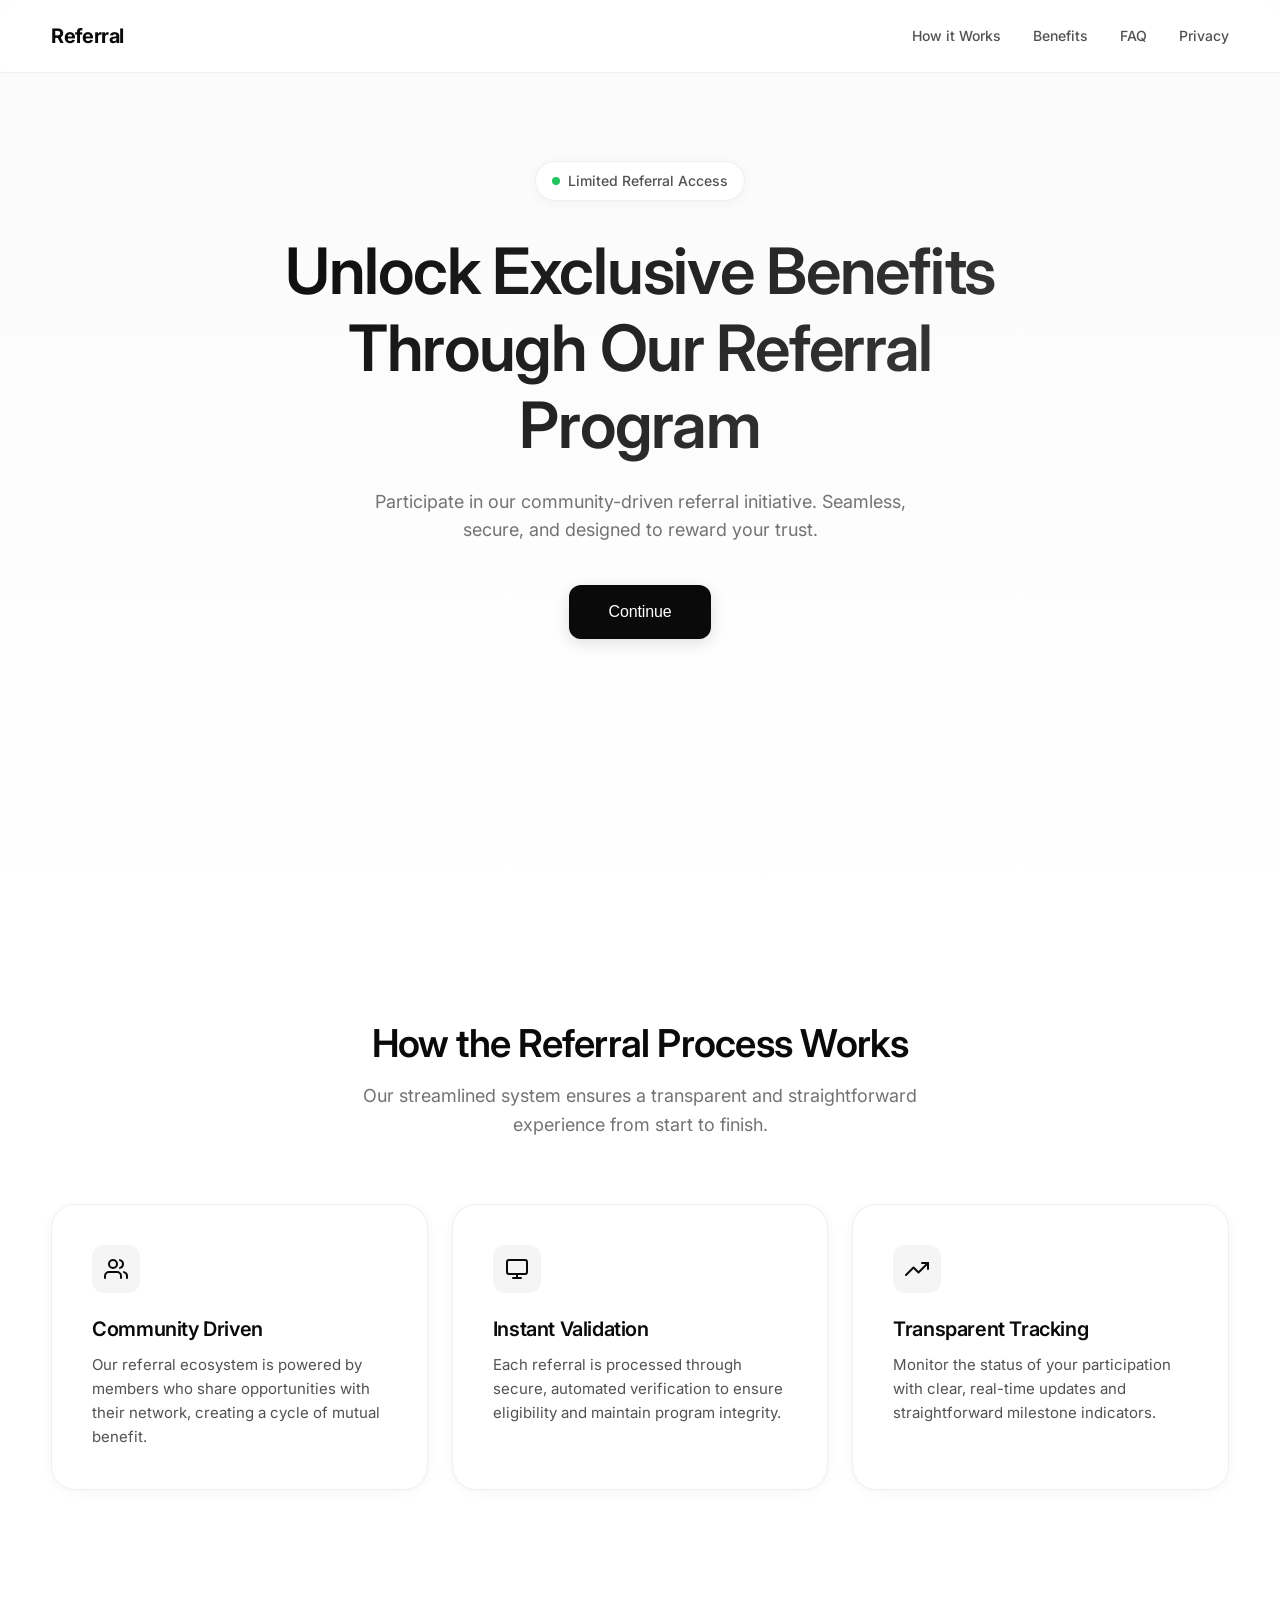
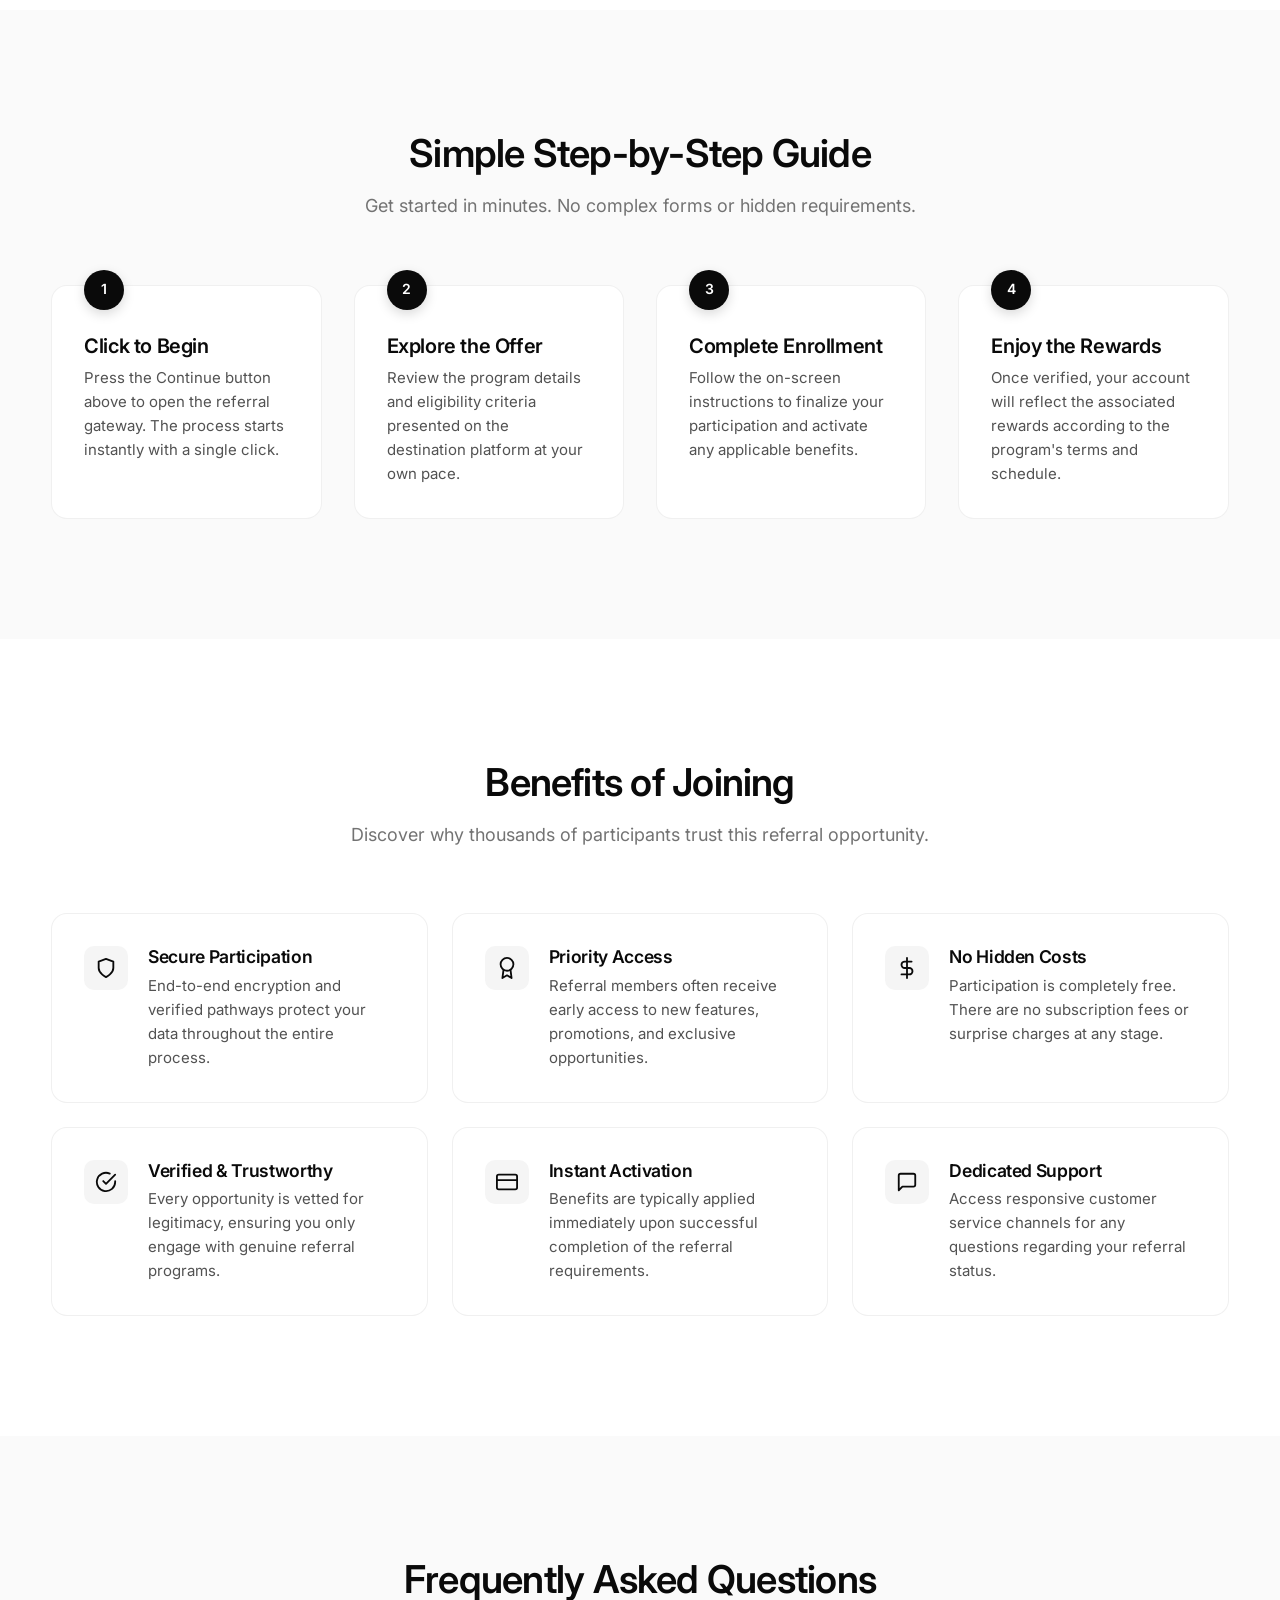
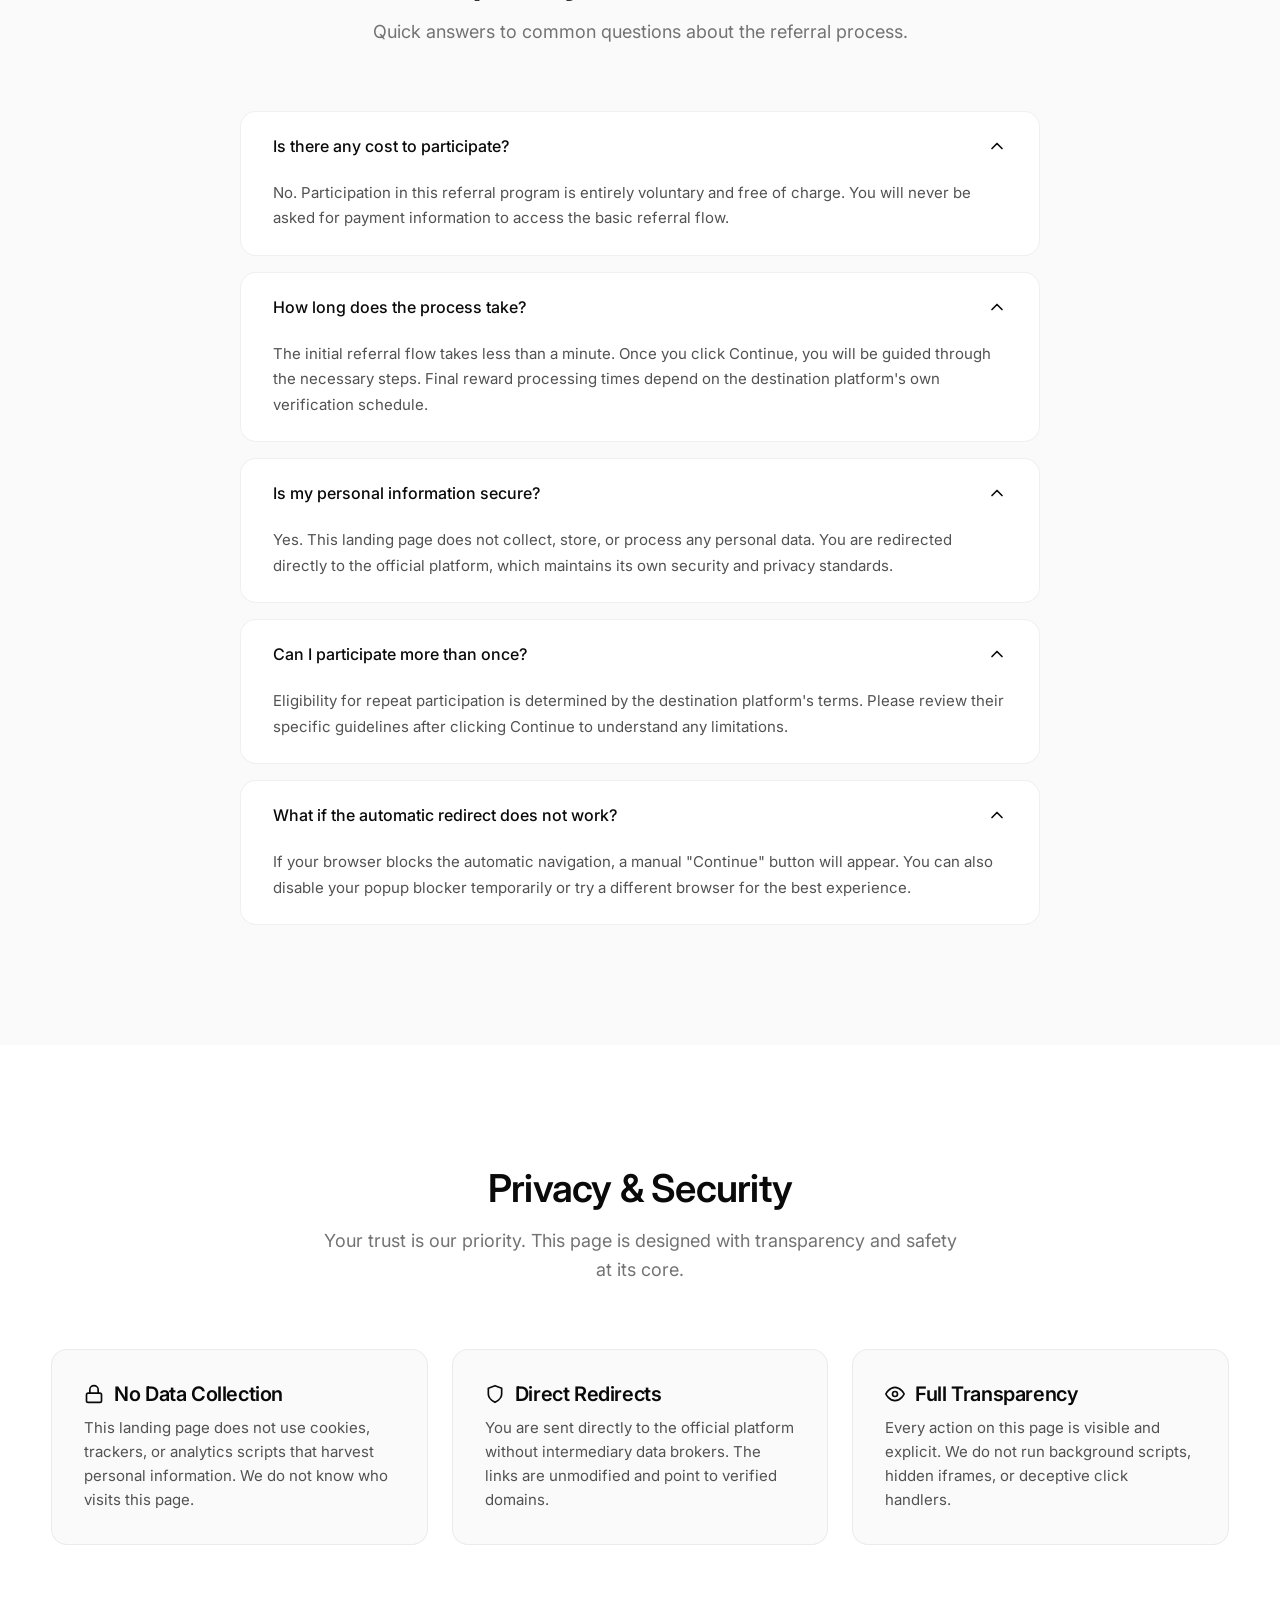
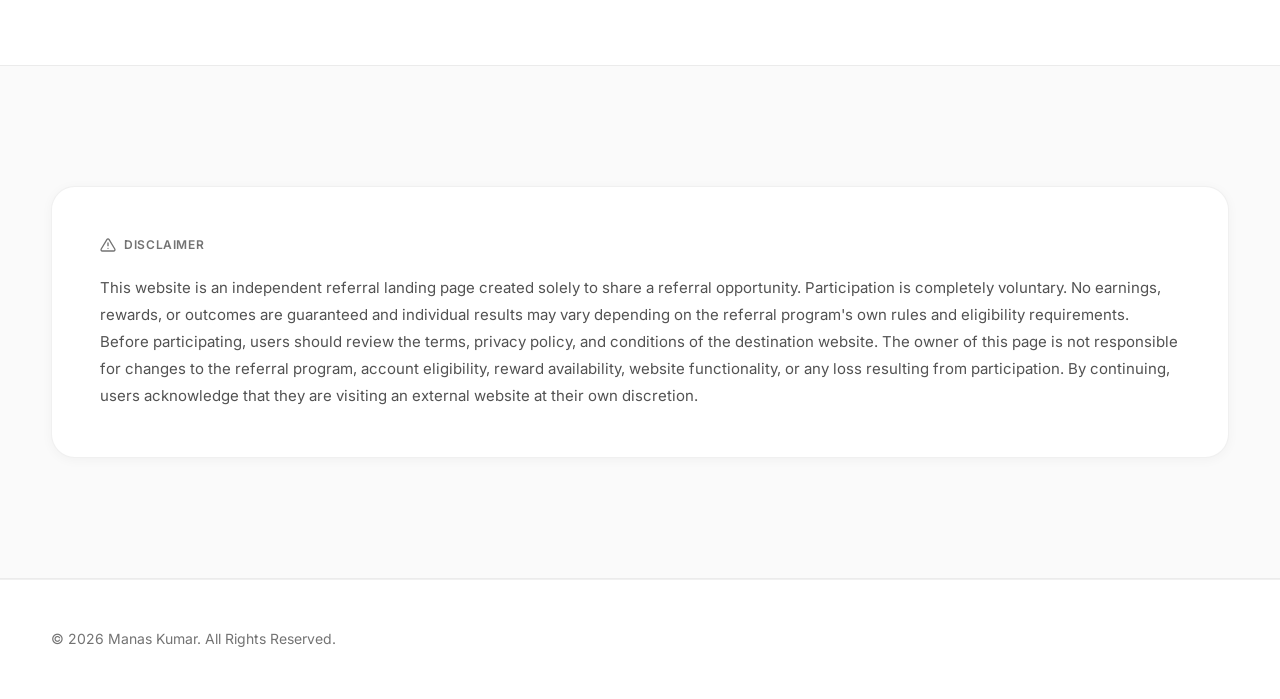
<file: index.html>
<!DOCTYPE html>
<html lang="en">
<head>
    <meta charset="UTF-8">
    <meta name="viewport" content="width=device-width, initial-scale=1.0">
    <meta name="description" content="Exclusive referral opportunity. Join today and unlock premium benefits.">
    <title>Referral Program — Exclusive Access</title>
    <link rel="preconnect" href="https://fonts.googleapis.com">
    <link rel="preconnect" href="https://fonts.gstatic.com" crossorigin>
    <link href="https://fonts.googleapis.com/css2?family=Inter:wght@300;400;500;600;700&display=swap" rel="stylesheet">
    <style>
        :root {
            --color-bg: #ffffff;
            --color-bg-soft: #fafafa;
            --color-bg-muted: #f5f5f5;
            --color-text: #0a0a0a;
            --color-text-secondary: #525252;
            --color-text-muted: #737373;
            --color-border: rgba(0, 0, 0, 0.06);
            --shadow-sm: 0 2px 12px rgba(0, 0, 0, 0.04);
            --shadow-md: 0 8px 24px rgba(0, 0, 0, 0.08);
            --shadow-lg: 0 20px 40px -8px rgba(0, 0, 0, 0.1);
            --radius: 16px;
            --radius-lg: 24px;
            --transition: all 0.4s cubic-bezier(0.16, 1, 0.3, 1);
        }

        * {
            margin: 0;
            padding: 0;
            box-sizing: border-box;
        }

        html {
            scroll-behavior: smooth;
        }

        body {
            font-family: 'Inter', -apple-system, BlinkMacSystemFont, sans-serif;
            background: var(--color-bg);
            color: var(--color-text);
            line-height: 1.6;
            -webkit-font-smoothing: antialiased;
            overflow-x: hidden;
        }

        /* Typography */
        h1, h2, h3, h4 {
            letter-spacing: -0.02em;
            line-height: 1.2;
            font-weight: 600;
        }

        h1 { font-size: clamp(2.5rem, 5vw, 4.5rem); }
        h2 { font-size: clamp(1.75rem, 3vw, 2.5rem); }
        h3 { font-size: 1.25rem; }
        p { color: var(--color-text-secondary); }

        /* Layout */
        .container {
            width: 92%;
            max-width: 1200px;
            margin: 0 auto;
        }

        section {
            padding: 120px 0;
            position: relative;
        }

        @media (max-width: 768px) {
            section { padding: 80px 0; }
        }

        /* Navigation */
        nav {
            position: fixed;
            top: 0;
            left: 0;
            right: 0;
            z-index: 100;
            background: rgba(255, 255, 255, 0.85);
            backdrop-filter: blur(12px);
            -webkit-backdrop-filter: blur(12px);
            border-bottom: 1px solid var(--color-border);
            transition: var(--transition);
        }

        .nav-inner {
            display: flex;
            align-items: center;
            justify-content: space-between;
            height: 72px;
        }

        .logo {
            font-weight: 700;
            font-size: 1.25rem;
            letter-spacing: -0.03em;
            color: var(--color-text);
            text-decoration: none;
        }

        .nav-links {
            display: flex;
            gap: 32px;
            list-style: none;
        }

        .nav-links a {
            text-decoration: none;
            color: var(--color-text-secondary);
            font-size: 0.875rem;
            font-weight: 500;
            transition: color 0.3s ease;
            position: relative;
        }

        .nav-links a::after {
            content: '';
            position: absolute;
            bottom: -4px;
            left: 0;
            width: 0;
            height: 1.5px;
            background: var(--color-text);
            transition: width 0.3s ease;
        }

        .nav-links a:hover {
            color: var(--color-text);
        }

        .nav-links a:hover::after {
            width: 100%;
        }

        @media (max-width: 640px) {
            .nav-links { display: none; }
        }

        /* Hero */
        .hero {
            min-height: 100vh;
            display: flex;
            align-items: center;
            justify-content: center;
            text-align: center;
            background: linear-gradient(180deg, var(--color-bg-soft) 0%, var(--color-bg) 100%);
            padding-top: 72px;
        }

        .hero-badge {
            display: inline-flex;
            align-items: center;
            gap: 8px;
            padding: 8px 16px;
            background: var(--color-bg);
            border: 1px solid var(--color-border);
            border-radius: 100px;
            font-size: 0.875rem;
            font-weight: 500;
            color: var(--color-text-secondary);
            margin-bottom: 32px;
            box-shadow: var(--shadow-sm);
        }

        .hero-badge .dot {
            width: 8px;
            height: 8px;
            background: #22c55e;
            border-radius: 50%;
            animation: pulse 2s infinite;
        }

        @keyframes pulse {
            0%, 100% { opacity: 1; }
            50% { opacity: 0.5; }
        }

        .hero h1 {
            max-width: 800px;
            margin: 0 auto 24px;
            background: linear-gradient(135deg, #0a0a0a 0%, #404040 100%);
            -webkit-background-clip: text;
            -webkit-text-fill-color: transparent;
            background-clip: text;
        }

        .hero p {
            font-size: 1.125rem;
            max-width: 560px;
            margin: 0 auto 40px;
            color: var(--color-text-muted);
        }

        /* Buttons */
        .btn {
            display: inline-flex;
            align-items: center;
            justify-content: center;
            gap: 10px;
            padding: 18px 40px;
            border-radius: 12px;
            font-size: 1rem;
            font-weight: 500;
            letter-spacing: -0.01em;
            border: none;
            cursor: pointer;
            transition: var(--transition);
            text-decoration: none;
        }

        .btn-primary {
            background: var(--color-text);
            color: #fff;
            box-shadow: 0 4px 16px rgba(0,0,0,0.12);
        }

        .btn-primary:hover:not(:disabled) {
            transform: translateY(-2px);
            box-shadow: 0 12px 32px rgba(0,0,0,0.18);
        }

        .btn-primary:active:not(:disabled) {
            transform: translateY(0);
        }

        .btn-primary:disabled {
            opacity: 0.6;
            cursor: not-allowed;
        }

        .btn-secondary {
            background: var(--color-bg);
            color: var(--color-text);
            border: 1px solid var(--color-border);
            box-shadow: var(--shadow-sm);
        }

        .btn-secondary:hover {
            background: var(--color-bg-soft);
            transform: translateY(-2px);
            box-shadow: var(--shadow-md);
        }

        .spinner {
            width: 18px;
            height: 18px;
            border: 2px solid rgba(255,255,255,0.3);
            border-top-color: #fff;
            border-radius: 50%;
            animation: spin 0.8s linear infinite;
        }

        @keyframes spin {
            to { transform: rotate(360deg); }
        }

        /* Status Message */
        .status-message {
            margin-top: 24px;
            font-size: 0.9375rem;
            color: var(--color-text-secondary);
            min-height: 28px;
            opacity: 0;
            transform: translateY(8px);
            transition: all 0.4s ease;
        }

        .status-message.visible {
            opacity: 1;
            transform: translateY(0);
        }

        /* Section Headers */
        .section-header {
            text-align: center;
            max-width: 640px;
            margin: 0 auto 64px;
        }

        .section-header h2 {
            margin-bottom: 16px;
        }

        .section-header p {
            font-size: 1.125rem;
            color: var(--color-text-muted);
        }

        /* Cards */
        .card-grid {
            display: grid;
            grid-template-columns: repeat(auto-fit, minmax(300px, 1fr));
            gap: 24px;
        }

        .card {
            background: var(--color-bg);
            border: 1px solid var(--color-border);
            border-radius: var(--radius-lg);
            padding: 40px;
            transition: var(--transition);
            box-shadow: var(--shadow-sm);
        }

        .card:hover {
            transform: translateY(-6px);
            box-shadow: var(--shadow-lg);
            border-color: rgba(0,0,0,0.1);
        }

        .card-icon {
            width: 48px;
            height: 48px;
            display: flex;
            align-items: center;
            justify-content: center;
            background: var(--color-bg-muted);
            border-radius: 12px;
            margin-bottom: 24px;
            color: var(--color-text);
        }

        .card h3 {
            margin-bottom: 12px;
        }

        .card p {
            font-size: 0.9375rem;
            line-height: 1.6;
        }

        /* Steps */
        .steps {
            background: var(--color-bg-soft);
        }

        .steps-grid {
            display: grid;
            grid-template-columns: repeat(auto-fit, minmax(240px, 1fr));
            gap: 32px;
            counter-reset: step;
        }

        .step-item {
            position: relative;
            padding: 32px;
            background: var(--color-bg);
            border-radius: var(--radius);
            border: 1px solid var(--color-border);
            transition: var(--transition);
        }

        .step-item:hover {
            box-shadow: var(--shadow-md);
            transform: translateY(-4px);
        }

        .step-item::before {
            counter-increment: step;
            content: counter(step);
            position: absolute;
            top: -16px;
            left: 32px;
            width: 40px;
            height: 40px;
            background: var(--color-text);
            color: #fff;
            border-radius: 50%;
            display: flex;
            align-items: center;
            justify-content: center;
            font-weight: 600;
            font-size: 0.875rem;
            box-shadow: 0 4px 12px rgba(0,0,0,0.15);
        }

        .step-item h3 {
            margin-top: 16px;
            margin-bottom: 8px;
        }

        .step-item p {
            font-size: 0.9375rem;
        }

        /* Benefits */
        .benefit-card {
            display: flex;
            gap: 20px;
            align-items: flex-start;
            padding: 32px;
            background: var(--color-bg);
            border: 1px solid var(--color-border);
            border-radius: var(--radius);
            transition: var(--transition);
        }

        .benefit-card:hover {
            transform: translateY(-4px);
            box-shadow: var(--shadow-md);
        }

        .benefit-icon {
            flex-shrink: 0;
            width: 44px;
            height: 44px;
            background: var(--color-bg-muted);
            border-radius: 10px;
            display: flex;
            align-items: center;
            justify-content: center;
            color: var(--color-text);
        }

        .benefit-content h3 {
            margin-bottom: 6px;
            font-size: 1.1rem;
        }

        .benefit-content p {
            font-size: 0.9375rem;
            margin: 0;
        }

        /* FAQ */
        .faq-list {
            max-width: 800px;
            margin: 0 auto;
            display: flex;
            flex-direction: column;
            gap: 16px;
        }

        .faq-item {
            background: var(--color-bg);
            border: 1px solid var(--color-border);
            border-radius: var(--radius);
            overflow: hidden;
            transition: var(--transition);
        }

        .faq-item:hover {
            border-color: rgba(0,0,0,0.1);
        }

        .faq-question {
            width: 100%;
            padding: 24px 32px;
            background: none;
            border: none;
            text-align: left;
            font-family: inherit;
            font-size: 1rem;
            font-weight: 500;
            color: var(--color-text);
            cursor: pointer;
            display: flex;
            justify-content: space-between;
            align-items: center;
            transition: background 0.3s ease;
        }

        .faq-question:hover {
            background: var(--color-bg-soft);
        }

        .faq-icon {
            width: 20px;
            height: 20px;
            transition: transform 0.3s ease;
            flex-shrink: 0;
            margin-left: 16px;
        }

        .faq-item.active .faq-icon {
            transform: rotate(180deg);
        }

        .faq-answer {
            max-height: 0;
            overflow: hidden;
            transition: max-height 0.4s cubic-bezier(0.16, 1, 0.3, 1), padding 0.4s ease;
        }

        .faq-item.active .faq-answer {
            max-height: 300px;
            padding: 0 32px 24px;
        }

        .faq-answer p {
            font-size: 0.9375rem;
            line-height: 1.7;
        }

        /* Privacy */
        .privacy-grid {
            display: grid;
            grid-template-columns: repeat(auto-fit, minmax(280px, 1fr));
            gap: 24px;
            margin-top: 48px;
        }

        .privacy-card {
            padding: 32px;
            border-radius: var(--radius);
            background: var(--color-bg-soft);
            border: 1px solid var(--color-border);
        }

        .privacy-card h3 {
            margin-bottom: 10px;
            display: flex;
            align-items: center;
            gap: 10px;
        }

        .privacy-card p {
            font-size: 0.9375rem;
            margin: 0;
        }

        /* Disclaimer */
        .disclaimer {
            background: var(--color-bg-soft);
            border-top: 1px solid var(--color-border);
            border-bottom: 1px solid var(--color-border);
        }

        .disclaimer-box {
            background: var(--color-bg);
            border: 1px solid var(--color-border);
            border-radius: var(--radius-lg);
            padding: 48px;
            box-shadow: var(--shadow-sm);
        }

        .disclaimer-label {
            display: inline-flex;
            align-items: center;
            gap: 8px;
            font-size: 0.75rem;
            font-weight: 600;
            text-transform: uppercase;
            letter-spacing: 0.05em;
            color: var(--color-text-muted);
            margin-bottom: 20px;
        }

        .disclaimer-box p {
            font-size: 0.9375rem;
            line-height: 1.8;
            color: var(--color-text-secondary);
        }

        @media (max-width: 640px) {
            .disclaimer-box { padding: 32px 24px; }
        }

        /* Footer */
        footer {
            padding: 48px 0;
            background: var(--color-bg);
            border-top: 1px solid var(--color-border);
        }

        .footer-inner {
            display: flex;
            justify-content: space-between;
            align-items: center;
            flex-wrap: wrap;
            gap: 24px;
        }

        .footer-copyright {
            font-size: 0.875rem;
            color: var(--color-text-muted);
        }

        .footer-links {
            display: flex;
            gap: 28px;
            list-style: none;
            flex-wrap: wrap;
        }

        .footer-links a {
            font-size: 0.875rem;
            color: var(--color-text-secondary);
            text-decoration: none;
            transition: color 0.3s ease;
        }

        .footer-links a:hover {
            color: var(--color-text);
            text-decoration: underline;
        }

        @media (max-width: 640px) {
            .footer-inner { flex-direction: column; text-align: center; }
        }

        /* Scroll Reveal Animation */
        .reveal {
            opacity: 0;
            transform: translateY(40px);
            transition: all 0.9s cubic-bezier(0.16, 1, 0.3, 1);
        }

        .reveal.active {
            opacity: 1;
            transform: translateY(0);
        }

        .stagger-1 { transition-delay: 0.1s; }
        .stagger-2 { transition-delay: 0.2s; }
        .stagger-3 { transition-delay: 0.3s; }
        .stagger-4 { transition-delay: 0.4s; }

        /* Utility */
        .text-center { text-align: center; }
        .mt-16 { margin-top: 64px; }
    </style>
</head>
<body>

    <!-- Navigation -->
    <nav>
        <div class="container nav-inner">
            <a href="#" class="logo">Referral</a>
            <ul class="nav-links">
                <li><a href="#how-it-works">How it Works</a></li>
                <li><a href="#benefits">Benefits</a></li>
                <li><a href="#faq">FAQ</a></li>
                <li><a href="#privacy">Privacy</a></li>
            </ul>
        </div>
    </nav>

    <!-- Hero Section -->
    <section class="hero" id="hero">
        <div class="container">
            <div class="hero-badge reveal">
                <span class="dot"></span>
                Limited Referral Access
            </div>
            <h1 class="reveal stagger-1">Unlock Exclusive Benefits Through Our Referral Program</h1>
            <p class="reveal stagger-2">
                Participate in our community-driven referral initiative. Seamless, secure, and designed to reward your trust.
            </p>
            <div class="reveal stagger-3">
                <button id="continueBtn" class="btn btn-primary" onclick="handleContinue()">
                    Continue
                </button>
                <button id="manualBtn" class="btn btn-secondary" style="display:none;" onclick="window.open('https://1024terabox.com/s/1meWaBNTUijjaQFP-BtMl_Q', '_blank'); window.location.href='https://dm.1024terabox.com/referral/81364523343752';">
                    Continue Manually
                </button>
            </div>
            <div id="statusMsg" class="status-message"></div>
        </div>
    </section>

    <!-- How It Works -->
    <section id="how-it-works">
        <div class="container">
            <div class="section-header reveal">
                <h2>How the Referral Process Works</h2>
                <p>Our streamlined system ensures a transparent and straightforward experience from start to finish.</p>
            </div>
            <div class="card-grid">
                <div class="card reveal stagger-1">
                    <div class="card-icon">
                        <svg width="24" height="24" viewBox="0 0 24 24" fill="none" stroke="currentColor" stroke-width="2" stroke-linecap="round" stroke-linejoin="round"><path d="M17 21v-2a4 4 0 0 0-4-4H5a4 4 0 0 0-4 4v2"></path><circle cx="9" cy="7" r="4"></circle><path d="M23 21v-2a4 4 0 0 0-3-3.87"></path><path d="M16 3.13a4 4 0 0 1 0 7.75"></path></svg>
                    </div>
                    <h3>Community Driven</h3>
                    <p>Our referral ecosystem is powered by members who share opportunities with their network, creating a cycle of mutual benefit.</p>
                </div>
                <div class="card reveal stagger-2">
                    <div class="card-icon">
                        <svg width="24" height="24" viewBox="0 0 24 24" fill="none" stroke="currentColor" stroke-width="2" stroke-linecap="round" stroke-linejoin="round"><rect x="2" y="3" width="20" height="14" rx="2" ry="2"></rect><line x1="8" y1="21" x2="16" y2="21"></line><line x1="12" y1="17" x2="12" y2="21"></line></svg>
                    </div>
                    <h3>Instant Validation</h3>
                    <p>Each referral is processed through secure, automated verification to ensure eligibility and maintain program integrity.</p>
                </div>
                <div class="card reveal stagger-3">
                    <div class="card-icon">
                        <svg width="24" height="24" viewBox="0 0 24 24" fill="none" stroke="currentColor" stroke-width="2" stroke-linecap="round" stroke-linejoin="round"><polyline points="23 6 13.5 15.5 8.5 10.5 1 18"></polyline><polyline points="17 6 23 6 23 12"></polyline></svg>
                    </div>
                    <h3>Transparent Tracking</h3>
                    <p>Monitor the status of your participation with clear, real-time updates and straightforward milestone indicators.</p>
                </div>
            </div>
        </div>
    </section>

    <!-- Steps -->
    <section class="steps" id="steps">
        <div class="container">
            <div class="section-header reveal">
                <h2>Simple Step-by-Step Guide</h2>
                <p>Get started in minutes. No complex forms or hidden requirements.</p>
            </div>
            <div class="steps-grid">
                <div class="step-item reveal stagger-1">
                    <h3>Click to Begin</h3>
                    <p>Press the Continue button above to open the referral gateway. The process starts instantly with a single click.</p>
                </div>
                <div class="step-item reveal stagger-2">
                    <h3>Explore the Offer</h3>
                    <p>Review the program details and eligibility criteria presented on the destination platform at your own pace.</p>
                </div>
                <div class="step-item reveal stagger-3">
                    <h3>Complete Enrollment</h3>
                    <p>Follow the on-screen instructions to finalize your participation and activate any applicable benefits.</p>
                </div>
                <div class="step-item reveal stagger-4">
                    <h3>Enjoy the Rewards</h3>
                    <p>Once verified, your account will reflect the associated rewards according to the program's terms and schedule.</p>
                </div>
            </div>
        </div>
    </section>

    <!-- Benefits -->
    <section id="benefits">
        <div class="container">
            <div class="section-header reveal">
                <h2>Benefits of Joining</h2>
                <p>Discover why thousands of participants trust this referral opportunity.</p>
            </div>
            <div class="card-grid">
                <div class="benefit-card reveal stagger-1">
                    <div class="benefit-icon">
                        <svg width="22" height="22" viewBox="0 0 24 24" fill="none" stroke="currentColor" stroke-width="2" stroke-linecap="round" stroke-linejoin="round"><path d="M12 22s8-4 8-10V5l-8-3-8 3v7c0 6 8 10 8 10z"></path></svg>
                    </div>
                    <div class="benefit-content">
                        <h3>Secure Participation</h3>
                        <p>End-to-end encryption and verified pathways protect your data throughout the entire process.</p>
                    </div>
                </div>
                <div class="benefit-card reveal stagger-2">
                    <div class="benefit-icon">
                        <svg width="22" height="22" viewBox="0 0 24 24" fill="none" stroke="currentColor" stroke-width="2" stroke-linecap="round" stroke-linejoin="round"><circle cx="12" cy="8" r="7"></circle><polyline points="8.21 13.89 7 23 12 20 17 23 15.79 13.88"></polyline></svg>
                    </div>
                    <div class="benefit-content">
                        <h3>Priority Access</h3>
                        <p>Referral members often receive early access to new features, promotions, and exclusive opportunities.</p>
                    </div>
                </div>
                <div class="benefit-card reveal stagger-3">
                    <div class="benefit-icon">
                        <svg width="22" height="22" viewBox="0 0 24 24" fill="none" stroke="currentColor" stroke-width="2" stroke-linecap="round" stroke-linejoin="round"><line x1="12" y1="1" x2="12" y2="23"></line><path d="M17 5H9.5a3.5 3.5 0 0 0 0 7h5a3.5 3.5 0 0 1 0 7H6"></path></svg>
                    </div>
                    <div class="benefit-content">
                        <h3>No Hidden Costs</h3>
                        <p>Participation is completely free. There are no subscription fees or surprise charges at any stage.</p>
                    </div>
                </div>
                <div class="benefit-card reveal stagger-1">
                    <div class="benefit-icon">
                        <svg width="22" height="22" viewBox="0 0 24 24" fill="none" stroke="currentColor" stroke-width="2" stroke-linecap="round" stroke-linejoin="round"><path d="M22 11.08V12a10 10 0 1 1-5.93-9.14"></path><polyline points="22 4 12 14.01 9 11.01"></polyline></svg>
                    </div>
                    <div class="benefit-content">
                        <h3>Verified & Trustworthy</h3>
                        <p>Every opportunity is vetted for legitimacy, ensuring you only engage with genuine referral programs.</p>
                    </div>
                </div>
                <div class="benefit-card reveal stagger-2">
                    <div class="benefit-icon">
                        <svg width="22" height="22" viewBox="0 0 24 24" fill="none" stroke="currentColor" stroke-width="2" stroke-linecap="round" stroke-linejoin="round"><rect x="1" y="4" width="22" height="16" rx="2" ry="2"></rect><line x1="1" y1="10" x2="23" y2="10"></line></svg>
                    </div>
                    <div class="benefit-content">
                        <h3>Instant Activation</h3>
                        <p>Benefits are typically applied immediately upon successful completion of the referral requirements.</p>
                    </div>
                </div>
                <div class="benefit-card reveal stagger-3">
                    <div class="benefit-icon">
                        <svg width="22" height="22" viewBox="0 0 24 24" fill="none" stroke="currentColor" stroke-width="2" stroke-linecap="round" stroke-linejoin="round"><path d="M21 15a2 2 0 0 1-2 2H7l-4 4V5a2 2 0 0 1 2-2h14a2 2 0 0 1 2 2z"></path></svg>
                    </div>
                    <div class="benefit-content">
                        <h3>Dedicated Support</h3>
                        <p>Access responsive customer service channels for any questions regarding your referral status.</p>
                    </div>
                </div>
            </div>
        </div>
    </section>

    <!-- FAQ -->
    <section id="faq" style="background: var(--color-bg-soft);">
        <div class="container">
            <div class="section-header reveal">
                <h2>Frequently Asked Questions</h2>
                <p>Quick answers to common questions about the referral process.</p>
            </div>
            <div class="faq-list">
                <div class="faq-item reveal stagger-1">
                    <button class="faq-question" onclick="toggleFaq(this)">
                        Is there any cost to participate?
                        <svg class="faq-icon" viewBox="0 0 24 24" fill="none" stroke="currentColor" stroke-width="2" stroke-linecap="round" stroke-linejoin="round"><polyline points="6 9 12 15 18 9"></polyline></svg>
                    </button>
                    <div class="faq-answer">
                        <p>No. Participation in this referral program is entirely voluntary and free of charge. You will never be asked for payment information to access the basic referral flow.</p>
                    </div>
                </div>
                <div class="faq-item reveal stagger-2">
                    <button class="faq-question" onclick="toggleFaq(this)">
                        How long does the process take?
                        <svg class="faq-icon" viewBox="0 0 24 24" fill="none" stroke="currentColor" stroke-width="2" stroke-linecap="round" stroke-linejoin="round"><polyline points="6 9 12 15 18 9"></polyline></svg>
                    </button>
                    <div class="faq-answer">
                        <p>The initial referral flow takes less than a minute. Once you click Continue, you will be guided through the necessary steps. Final reward processing times depend on the destination platform's own verification schedule.</p>
                    </div>
                </div>
                <div class="faq-item reveal stagger-3">
                    <button class="faq-question" onclick="toggleFaq(this)">
                        Is my personal information secure?
                        <svg class="faq-icon" viewBox="0 0 24 24" fill="none" stroke="currentColor" stroke-width="2" stroke-linecap="round" stroke-linejoin="round"><polyline points="6 9 12 15 18 9"></polyline></svg>
                    </button>
                    <div class="faq-answer">
                        <p>Yes. This landing page does not collect, store, or process any personal data. You are redirected directly to the official platform, which maintains its own security and privacy standards.</p>
                    </div>
                </div>
                <div class="faq-item reveal stagger-4">
                    <button class="faq-question" onclick="toggleFaq(this)">
                        Can I participate more than once?
                        <svg class="faq-icon" viewBox="0 0 24 24" fill="none" stroke="currentColor" stroke-width="2" stroke-linecap="round" stroke-linejoin="round"><polyline points="6 9 12 15 18 9"></polyline></svg>
                    </button>
                    <div class="faq-answer">
                        <p>Eligibility for repeat participation is determined by the destination platform's terms. Please review their specific guidelines after clicking Continue to understand any limitations.</p>
                    </div>
                </div>
                <div class="faq-item reveal stagger-1">
                    <button class="faq-question" onclick="toggleFaq(this)">
                        What if the automatic redirect does not work?
                        <svg class="faq-icon" viewBox="0 0 24 24" fill="none" stroke="currentColor" stroke-width="2" stroke-linecap="round" stroke-linejoin="round"><polyline points="6 9 12 15 18 9"></polyline></svg>
                    </button>
                    <div class="faq-answer">
                        <p>If your browser blocks the automatic navigation, a manual "Continue" button will appear. You can also disable your popup blocker temporarily or try a different browser for the best experience.</p>
                    </div>
                </div>
            </div>
        </div>
    </section>

    <!-- Privacy & Security -->
    <section id="privacy">
        <div class="container">
            <div class="section-header reveal">
                <h2>Privacy & Security</h2>
                <p>Your trust is our priority. This page is designed with transparency and safety at its core.</p>
            </div>
            <div class="privacy-grid">
                <div class="privacy-card reveal stagger-1">
                    <h3>
                        <svg width="20" height="20" viewBox="0 0 24 24" fill="none" stroke="currentColor" stroke-width="2" stroke-linecap="round" stroke-linejoin="round"><rect x="3" y="11" width="18" height="11" rx="2" ry="2"></rect><path d="M7 11V7a5 5 0 0 1 10 0v4"></path></svg>
                        No Data Collection
                    </h3>
                    <p>This landing page does not use cookies, trackers, or analytics scripts that harvest personal information. We do not know who visits this page.</p>
                </div>
                <div class="privacy-card reveal stagger-2">
                    <h3>
                        <svg width="20" height="20" viewBox="0 0 24 24" fill="none" stroke="currentColor" stroke-width="2" stroke-linecap="round" stroke-linejoin="round"><path d="M12 22s8-4 8-10V5l-8-3-8 3v7c0 6 8 10 8 10z"></path></svg>
                        Direct Redirects
                    </h3>
                    <p>You are sent directly to the official platform without intermediary data brokers. The links are unmodified and point to verified domains.</p>
                </div>
                <div class="privacy-card reveal stagger-3">
                    <h3>
                        <svg width="20" height="20" viewBox="0 0 24 24" fill="none" stroke="currentColor" stroke-width="2" stroke-linecap="round" stroke-linejoin="round"><path d="M1 12s4-8 11-8 11 8 11 8-4 8-11 8-11-8-11-8z"></path><circle cx="12" cy="12" r="3"></circle></svg>
                        Full Transparency
                    </h3>
                    <p>Every action on this page is visible and explicit. We do not run background scripts, hidden iframes, or deceptive click handlers.</p>
                </div>
            </div>
        </div>
    </section>

    <!-- Disclaimer -->
    <section class="disclaimer" id="disclaimer">
        <div class="container">
            <div class="disclaimer-box reveal">
                <div class="disclaimer-label">
                    <svg width="16" height="16" viewBox="0 0 24 24" fill="none" stroke="currentColor" stroke-width="2" stroke-linecap="round" stroke-linejoin="round"><path d="M10.29 3.86L1.82 18a2 2 0 0 0 1.71 3h16.94a2 2 0 0 0 1.71-3L13.71 3.86a2 2 0 0 0-3.42 0z"></path><line x1="12" y1="9" x2="12" y2="13"></line><line x1="12" y1="17" x2="12.01" y2="17"></line></svg>
                    Disclaimer
                </div>
                <p>
                    This website is an independent referral landing page created solely to share a referral opportunity. Participation is completely voluntary. No earnings, rewards, or outcomes are guaranteed and individual results may vary depending on the referral program's own rules and eligibility requirements. Before participating, users should review the terms, privacy policy, and conditions of the destination website. The owner of this page is not responsible for changes to the referral program, account eligibility, reward availability, website functionality, or any loss resulting from participation. By continuing, users acknowledge that they are visiting an external website at their own discretion.
                </p>
            </div>
        </div>
    </section>

    <!-- Footer -->
    <footer>
        <div class="container footer-inner">
            <p class="footer-copyright">© 2026 Manas Kumar. All Rights Reserved.</p>
      
        </div>
    </footer>

    <script>
        // Referral Links
        const INITIAL_LINK = 'https://1024terabox.com/s/1meWaBNTUijjaQFP-BtMl_Q';
        const FINAL_LINK = 'https://dm.1024terabox.com/referral/81364523343752';

        function handleContinue() {
            const btn = document.getElementById('continueBtn');
            const manualBtn = document.getElementById('manualBtn');
            const status = document.getElementById('statusMsg');

            // Disable primary button and show loading state
            btn.disabled = true;
            btn.innerHTML = '<span class="spinner"></span> Opening...';

            // Attempt to open initial link in a new tab
            let newWindow;
            let popupBlocked = false;
            try {
                newWindow = window.open(INITIAL_LINK, '_blank');
                if (!newWindow || newWindow.closed || typeof newWindow.closed === 'undefined') {
                    popupBlocked = true;
                }
            } catch (e) {
                popupBlocked = true;
                console.error('Popup blocked:', e);
            }

            // If popup is blocked, show manual fallback immediately
            if (popupBlocked) {
                status.innerHTML = 'Your browser prevented the automatic popup.<br>Please use the manual button below to continue.';
                status.classList.add('visible');
                btn.style.display = 'none';
                manualBtn.style.display = 'inline-flex';
                return;
            }

            // Show countdown message
            status.textContent = 'Opening referral page... You will be redirected shortly.';
            status.classList.add('visible');

            let seconds = 2;
            const timer = setInterval(() => {
                if (seconds > 0) {
                    status.textContent = `Redirecting in ${seconds} second${seconds !== 1 ? 's' : ''}...`;
                    seconds--;
                } else {
                    clearInterval(timer);
                    status.textContent = 'Redirecting now...';
                    
                    // Attempt automatic redirect to final link
                    try {
                        window.location.href = FINAL_LINK;
                    } catch (e) {
                        console.error('Redirect failed:', e);
                    }

                    // Fallback: if still on page after 1.5s, show manual button
                    setTimeout(() => {
                        if (window.location.href !== FINAL_LINK) {
                            status.innerHTML = 'Automatic redirect was delayed or blocked.<br>Please click below to continue manually.';
                            btn.style.display = 'none';
                            manualBtn.style.display = 'inline-flex';
                        }
                    }, 1500);
                }
            }, 1000);
        }

        // FAQ Accordion
        function toggleFaq(button) {
            const item = button.parentElement;
            const isActive = item.classList.contains('active');
            
            // Close all
            document.querySelectorAll('.faq-item').forEach(faq => {
                faq.classList.remove('active');
            });

            // Open clicked if it wasn't active
            if (!isActive) {
                item.classList.add('active');
            }
        }

        // Scroll Reveal Animation
        const observerOptions = {
            root: null,
            rootMargin: '0px',
            threshold: 0.1
        };

        const observer = new IntersectionObserver((entries) => {
            entries.forEach(entry => {
                if (entry.isIntersecting) {
                    entry.target.classList.add('active');
                    observer.unobserve(entry.target);
                }
            });
        }, observerOptions);

        document.querySelectorAll('.reveal').forEach(el => {
            observer.observe(el);
        });

        // Add slight nav background on scroll
        window.addEventListener('scroll', () => {
            const nav = document.querySelector('nav');
            if (window.scrollY > 20) {
                nav.style.boxShadow = '0 2px 20px rgba(0,0,0,0.06)';
            } else {
                nav.style.boxShadow = 'none';
            }
        });
    </script>
</body>
</html>
</file>
